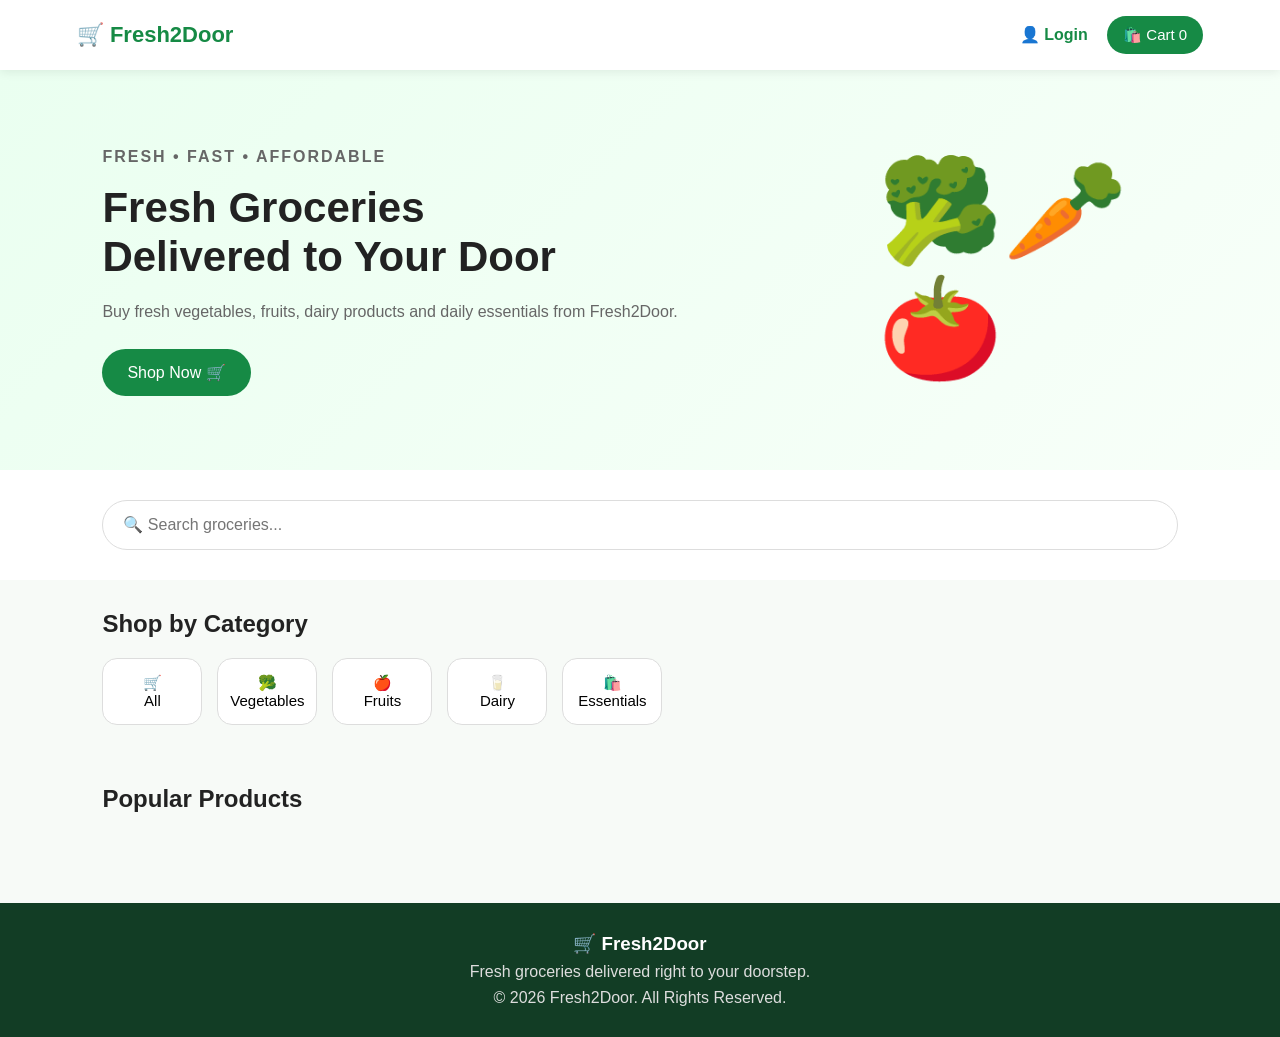
<file: Index.html>
<!DOCTYPE html>
<html lang="en">

<head>

    <meta charset="UTF-8">

    <meta name="viewport"
          content="width=device-width, initial-scale=1.0">

    <title>Fresh2Door - Online Grocery</title>

    <!-- Correct filename -->
    <link rel="stylesheet" href="Style.css">

</head>


<body>


    <!-- HEADER -->

    <header class="header">

        <div class="logo">
            🛒 <span>Fresh2Door</span>
        </div>


        <div class="header-buttons" id="accountArea">

            <!-- Login / User name will appear here -->

            <a href="Login.html" class="login-btn">
                👤 Login
            </a>

            <button
                class="cart-btn"
                onclick="openCart()">

                🛍️ Cart
                <span id="cartCount">0</span>

            </button>

        </div>

    </header>



    <!-- HERO SECTION -->

    <section class="hero">

        <div class="hero-text">

            <p class="small-title">
                FRESH • FAST • AFFORDABLE
            </p>


            <h1>
                Fresh Groceries<br>
                Delivered to Your Door
            </h1>


            <p>
                Buy fresh vegetables, fruits, dairy products
                and daily essentials from Fresh2Door.
            </p>


            <button
                onclick="scrollToProducts()"
                class="shop-btn">

                Shop Now 🛒

            </button>

        </div>


        <div class="hero-image">
            🥦🥕🍅
        </div>

    </section>



    <!-- SEARCH -->

    <section class="search-section">

        <input
            type="text"
            id="searchBox"
            placeholder="🔍 Search groceries..."
            onkeyup="searchProducts()"
        >

    </section>



    <!-- CATEGORIES -->

    <section class="categories">

        <h2>
            Shop by Category
        </h2>


        <div class="category-container">


            <button
                onclick="filterCategory('All')">

                🛒<br>
                All

            </button>


            <button
                onclick="filterCategory('Vegetables')">

                🥦<br>
                Vegetables

            </button>


            <button
                onclick="filterCategory('Fruits')">

                🍎<br>
                Fruits

            </button>


            <button
                onclick="filterCategory('Dairy')">

                🥛<br>
                Dairy

            </button>


            <button
                onclick="filterCategory('Essentials')">

                🛍️<br>
                Essentials

            </button>


        </div>

    </section>



    <!-- PRODUCTS -->

    <section
        class="products-section"
        id="products">


        <div class="section-heading">

            <h2>
                Popular Products
            </h2>

            <span id="productCount"></span>

        </div>


        <div
            id="productsContainer"
            class="products-container">

        </div>


    </section>



    <!-- CART -->

    <div
        id="cartModal"
        class="cart-modal">


        <div class="cart-box">


            <div class="cart-header">

                <h2>
                    Your Cart 🛒
                </h2>


                <button
                    onclick="closeCart()">

                    ✕

                </button>

            </div>


            <div id="cartItems"></div>


            <div class="cart-total">

                <strong>
                    Total:
                </strong>

                ₹<span id="cartTotal">
                    0
                </span>

            </div>


            <!-- Login protected checkout -->

            <button
                class="checkout-btn"
                onclick="goToCheckout()">

                Proceed to Checkout

            </button>


        </div>

    </div>



    <!-- FOOTER -->

    <footer>

        <h3>
            🛒 Fresh2Door
        </h3>


        <p>
            Fresh groceries delivered right to your doorstep.
        </p>


        <p>
            © 2026 Fresh2Door. All Rights Reserved.
        </p>

    </footer>



    <!-- Main JavaScript -->

    <script src="Script.js"></script>



    <!-- Login Status -->

    <script>

        document.addEventListener(
            "DOMContentLoaded",
            function () {

                const accountArea =
                    document.getElementById(
                        "accountArea"
                    );


                const loggedIn =
                    localStorage.getItem(
                        "fresh2doorLoggedIn"
                    ) === "true";


                const user =
                    JSON.parse(
                        localStorage.getItem(
                            "fresh2doorCurrentUser"
                        )
                    );


                if (
                    loggedIn &&
                    user
                ) {

                    accountArea.innerHTML = `

                        <span
                            style="
                                color:#168a45;
                                font-weight:bold;
                                margin-right:10px;
                                font-size:16px;
                            "
                        >
                            👤 ${user.name}
                        </span>


                        <button
                            onclick="logoutUser()"
                            style="
                                background:#168a45;
                                color:white;
                                border:none;
                                padding:10px 15px;
                                border-radius:20px;
                                font-weight:bold;
                                cursor:pointer;
                                margin-right:8px;
                            "
                        >
                            Logout
                        </button>


                        <button
                            class="cart-btn"
                            onclick="openCart()"
                        >
                            🛍️ Cart
                            <span id="cartCount">0</span>
                        </button>

                    `;

                }

            }

        );

    </script>


</body>

</html>
</file>
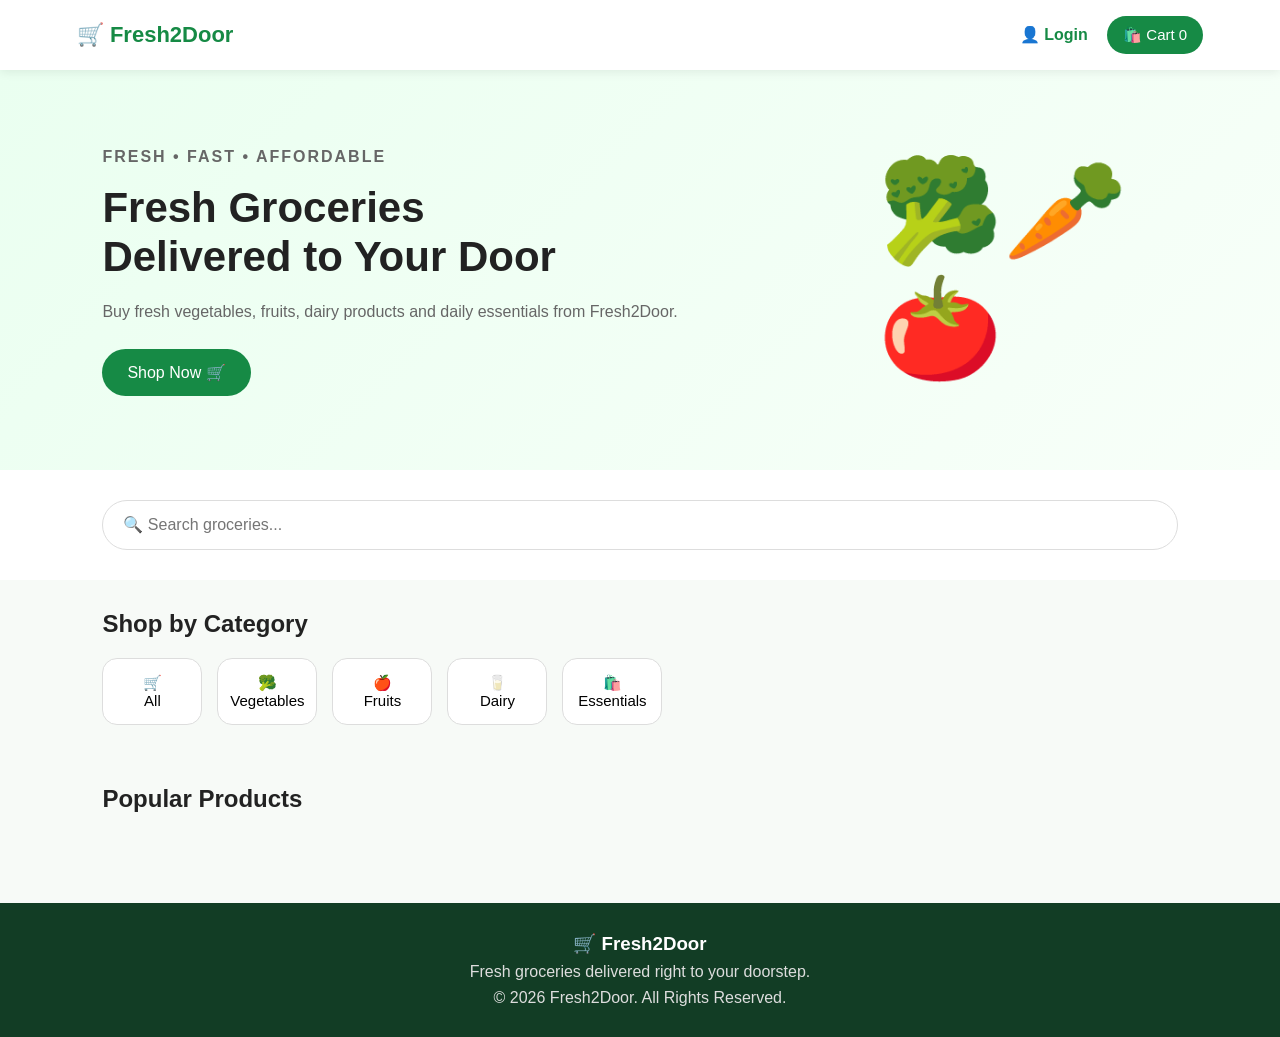
<file: index.html>
<!DOCTYPE html>
<html lang="en">

<head>

    <meta charset="UTF-8">

    <meta name="viewport"
          content="width=device-width, initial-scale=1.0">

    <title>Fresh2Door - Online Grocery</title>

    <!-- Correct filename -->
    <link rel="stylesheet" href="Style.css">

</head>


<body>


    <!-- HEADER -->

    <header class="header">

        <div class="logo">
            🛒 <span>Fresh2Door</span>
        </div>


        <div class="header-buttons" id="accountArea">

            <!-- Login / User name will appear here -->

            <a href="Login.html" class="login-btn">
                👤 Login
            </a>

            <button
                class="cart-btn"
                onclick="openCart()">

                🛍️ Cart
                <span id="cartCount">0</span>

            </button>

        </div>

    </header>



    <!-- HERO SECTION -->

    <section class="hero">

        <div class="hero-text">

            <p class="small-title">
                FRESH • FAST • AFFORDABLE
            </p>


            <h1>
                Fresh Groceries<br>
                Delivered to Your Door
            </h1>


            <p>
                Buy fresh vegetables, fruits, dairy products
                and daily essentials from Fresh2Door.
            </p>


            <button
                onclick="scrollToProducts()"
                class="shop-btn">

                Shop Now 🛒

            </button>

        </div>


        <div class="hero-image">
            🥦🥕🍅
        </div>

    </section>



    <!-- SEARCH -->

    <section class="search-section">

        <input
            type="text"
            id="searchBox"
            placeholder="🔍 Search groceries..."
            onkeyup="searchProducts()"
        >

    </section>



    <!-- CATEGORIES -->

    <section class="categories">

        <h2>
            Shop by Category
        </h2>


        <div class="category-container">


            <button
                onclick="filterCategory('All')">

                🛒<br>
                All

            </button>


            <button
                onclick="filterCategory('Vegetables')">

                🥦<br>
                Vegetables

            </button>


            <button
                onclick="filterCategory('Fruits')">

                🍎<br>
                Fruits

            </button>


            <button
                onclick="filterCategory('Dairy')">

                🥛<br>
                Dairy

            </button>


            <button
                onclick="filterCategory('Essentials')">

                🛍️<br>
                Essentials

            </button>


        </div>

    </section>



    <!-- PRODUCTS -->

    <section
        class="products-section"
        id="products">


        <div class="section-heading">

            <h2>
                Popular Products
            </h2>

            <span id="productCount"></span>

        </div>


        <div
            id="productsContainer"
            class="products-container">

        </div>


    </section>



    <!-- CART -->

    <div
        id="cartModal"
        class="cart-modal">


        <div class="cart-box">


            <div class="cart-header">

                <h2>
                    Your Cart 🛒
                </h2>


                <button
                    onclick="closeCart()">

                    ✕

                </button>

            </div>


            <div id="cartItems"></div>


            <div class="cart-total">

                <strong>
                    Total:
                </strong>

                ₹<span id="cartTotal">
                    0
                </span>

            </div>


            <!-- Login protected checkout -->

            <button
                class="checkout-btn"
                onclick="goToCheckout()">

                Proceed to Checkout

            </button>


        </div>

    </div>



    <!-- FOOTER -->

    <footer>

        <h3>
            🛒 Fresh2Door
        </h3>


        <p>
            Fresh groceries delivered right to your doorstep.
        </p>


        <p>
            © 2026 Fresh2Door. All Rights Reserved.
        </p>

    </footer>



    <!-- Main JavaScript -->

    <script src="Script.js"></script>



    <!-- Login Status -->

    <script>

        document.addEventListener(
            "DOMContentLoaded",
            function () {

                const accountArea =
                    document.getElementById(
                        "accountArea"
                    );


                const loggedIn =
                    localStorage.getItem(
                        "fresh2doorLoggedIn"
                    ) === "true";


                const user =
                    JSON.parse(
                        localStorage.getItem(
                            "fresh2doorCurrentUser"
                        )
                    );


                if (
                    loggedIn &&
                    user
                ) {

                    accountArea.innerHTML = `

                        <span
                            style="
                                color:#168a45;
                                font-weight:bold;
                                margin-right:10px;
                                font-size:16px;
                            "
                        >
                            👤 ${user.name}
                        </span>


                        <button
                            onclick="logoutUser()"
                            style="
                                background:#168a45;
                                color:white;
                                border:none;
                                padding:10px 15px;
                                border-radius:20px;
                                font-weight:bold;
                                cursor:pointer;
                                margin-right:8px;
                            "
                        >
                            Logout
                        </button>


                        <button
                            class="cart-btn"
                            onclick="openCart()"
                        >
                            🛍️ Cart
                            <span id="cartCount">0</span>
                        </button>

                    `;

                }

            }

        );

    </script>


</body>

</html>
</file>
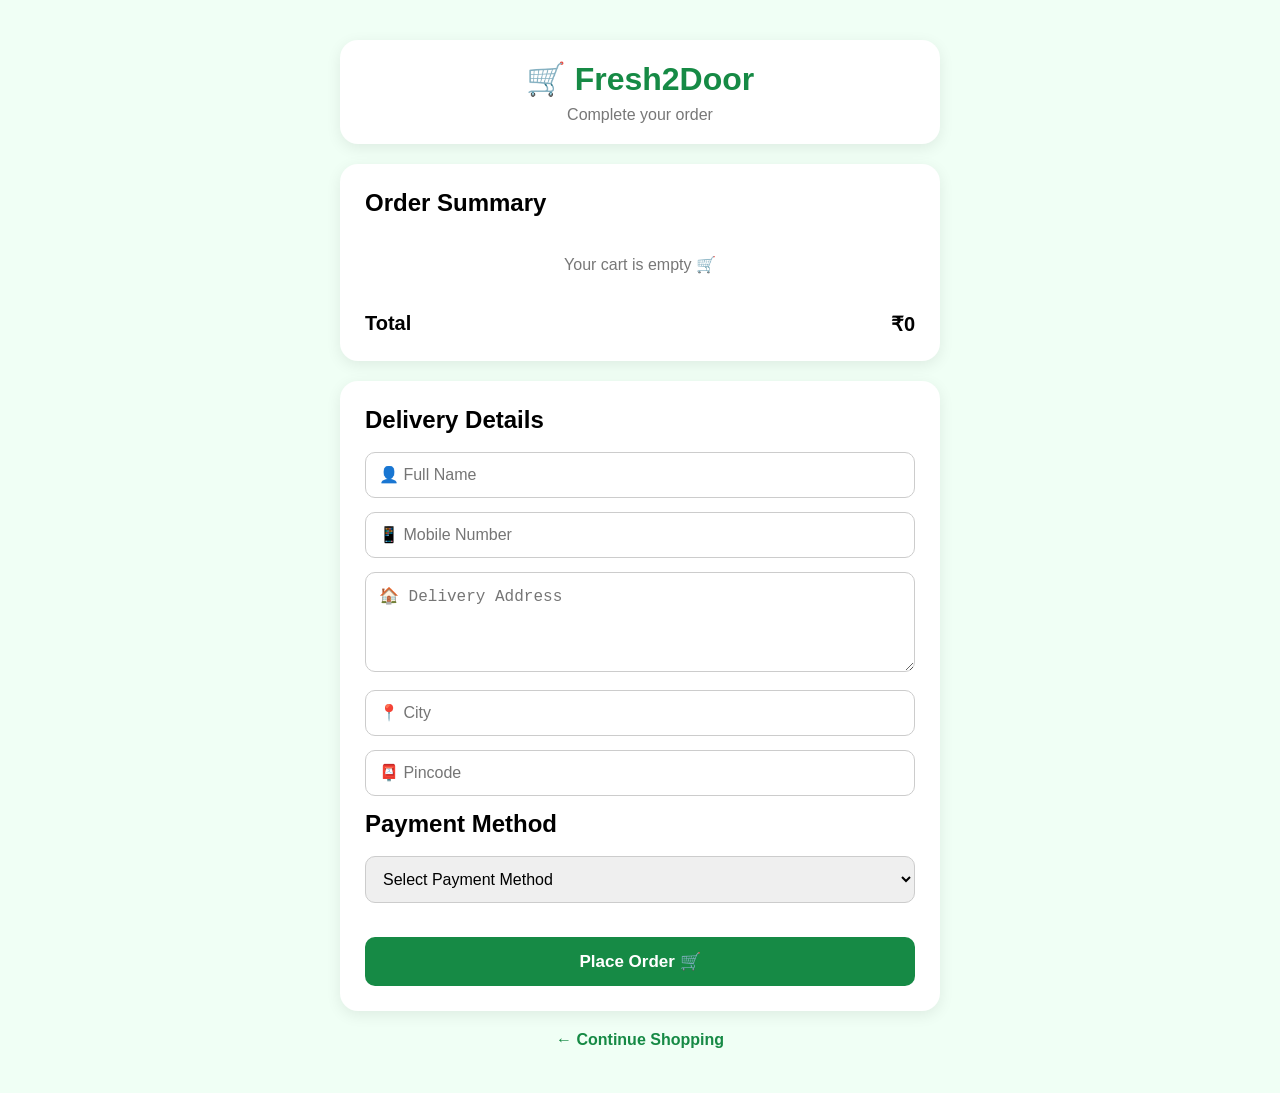
<file: Checkout.html>
<!DOCTYPE html>
<html lang="en">

<head>
    <meta charset="UTF-8">
    <meta name="viewport" content="width=device-width, initial-scale=1.0">

    <title>Fresh2Door Checkout</title>

    <style>

        * {
            box-sizing: border-box;
            margin: 0;
            padding: 0;
        }

        body {
            font-family: Arial, sans-serif;
            background: #f0fff5;
            padding: 20px;
        }

        .checkout-container {
            max-width: 600px;
            margin: 20px auto;
        }

        .checkout-header {
            background: white;
            padding: 20px;
            border-radius: 18px;
            text-align: center;
            box-shadow: 0 4px 15px rgba(0,0,0,0.08);
        }

        .checkout-header h1 {
            color: #168a45;
            margin-bottom: 8px;
        }

        .checkout-header p {
            color: #777;
        }

        .checkout-card {
            background: white;
            margin-top: 20px;
            padding: 25px;
            border-radius: 18px;
            box-shadow: 0 4px 15px rgba(0,0,0,0.08);
        }

        .checkout-card h2 {
            margin-bottom: 18px;
        }

        .input-box {
            width: 100%;
            padding: 13px;
            margin-bottom: 14px;

            border: 1px solid #ccc;
            border-radius: 10px;

            font-size: 16px;
            outline: none;
        }

        .input-box:focus {
            border-color: #168a45;
        }

        .order-item {
            display: flex;
            justify-content: space-between;
            padding: 12px 0;
            border-bottom: 1px solid #eee;
        }

        .total {
            display: flex;
            justify-content: space-between;
            margin-top: 18px;
            font-size: 20px;
            font-weight: bold;
        }

        .place-order {
            width: 100%;
            padding: 14px;
            margin-top: 20px;

            background: #168a45;
            color: white;

            border: none;
            border-radius: 10px;

            font-size: 17px;
            font-weight: bold;
        }

        .home-link {
            display: block;
            text-align: center;
            margin-top: 20px;

            color: #168a45;
            text-decoration: none;
            font-weight: bold;
        }

        .empty-cart {
            text-align: center;
            padding: 20px;
            color: #777;
        }

    </style>

</head>


<body>

    <div class="checkout-container">

        <div class="checkout-header">

            <h1>🛒 Fresh2Door</h1>

            <p>Complete your order</p>

        </div>


        <!-- ORDER SUMMARY -->

        <div class="checkout-card">

            <h2>Order Summary</h2>

            <div id="orderItems"></div>

            <div class="total">

                <span>Total</span>

                <span>
                    ₹<span id="orderTotal">0</span>
                </span>

            </div>

        </div>


        <!-- DELIVERY DETAILS -->

        <div class="checkout-card">

            <h2>Delivery Details</h2>

            <form onsubmit="placeOrder(event)">

                <input
                    type="text"
                    id="customerName"
                    class="input-box"
                    placeholder="👤 Full Name"
                    required
                >

                <input
                    type="tel"
                    id="customerMobile"
                    class="input-box"
                    placeholder="📱 Mobile Number"
                    pattern="[0-9]{10}"
                    maxlength="10"
                    required
                >

                <textarea
                    id="address"
                    class="input-box"
                    rows="4"
                    placeholder="🏠 Delivery Address"
                    required
                ></textarea>

                <input
                    type="text"
                    id="city"
                    class="input-box"
                    placeholder="📍 City"
                    required
                >

                <input
                    type="text"
                    id="pincode"
                    class="input-box"
                    placeholder="📮 Pincode"
                    pattern="[0-9]{6}"
                    maxlength="6"
                    required
                >

                <h2>Payment Method</h2>

                <select
                    id="payment"
                    class="input-box"
                    required
                >

                    <option value="">
                        Select Payment Method
                    </option>

                    <option value="Cash on Delivery">
                        Cash on Delivery
                    </option>

                    <option value="UPI">
                        UPI
                    </option>

                    <option value="Card">
                        Debit / Credit Card
                    </option>

                </select>


                <button
                    type="submit"
                    class="place-order">

                    Place Order 🛒

                </button>

            </form>

        </div>


        <a href="Index.html" class="home-link">
            ← Continue Shopping
        </a>

    </div>


    <script>

        let cart =
            JSON.parse(localStorage.getItem("fresh2doorCart")) || [];


        function displayOrder() {

            const container =
                document.getElementById("orderItems");

            const totalElement =
                document.getElementById("orderTotal");

            container.innerHTML = "";

            let total = 0;


            if (cart.length === 0) {

                container.innerHTML =
                    '<div class="empty-cart">Your cart is empty 🛒</div>';

                totalElement.innerText = "0";

                return;
            }


            cart.forEach(item => {

                const itemTotal =
                    item.price * item.quantity;

                total += itemTotal;


                const div =
                    document.createElement("div");

                div.className = "order-item";

                div.innerHTML = `
                    <span>
                        ${item.emoji || "🛒"}
                        ${item.name}
                        × ${item.quantity}
                    </span>

                    <strong>
                        ₹${itemTotal}
                    </strong>
                `;

                container.appendChild(div);

            });


            totalElement.innerText = total;

        }


        function placeOrder(event) {

            event.preventDefault();


            if (cart.length === 0) {

                alert("Your cart is empty.");

                return;
            }


            const name =
                document.getElementById("customerName").value;


            alert(
                "Thank you " +
                name +
                "! Your Fresh2Door order has been placed successfully 🎉"
            );


            localStorage.removeItem("fresh2doorCart");

            window.location.href = "Index.html";

        }


        displayOrder();

    </script>

</body>

</html>
</file>
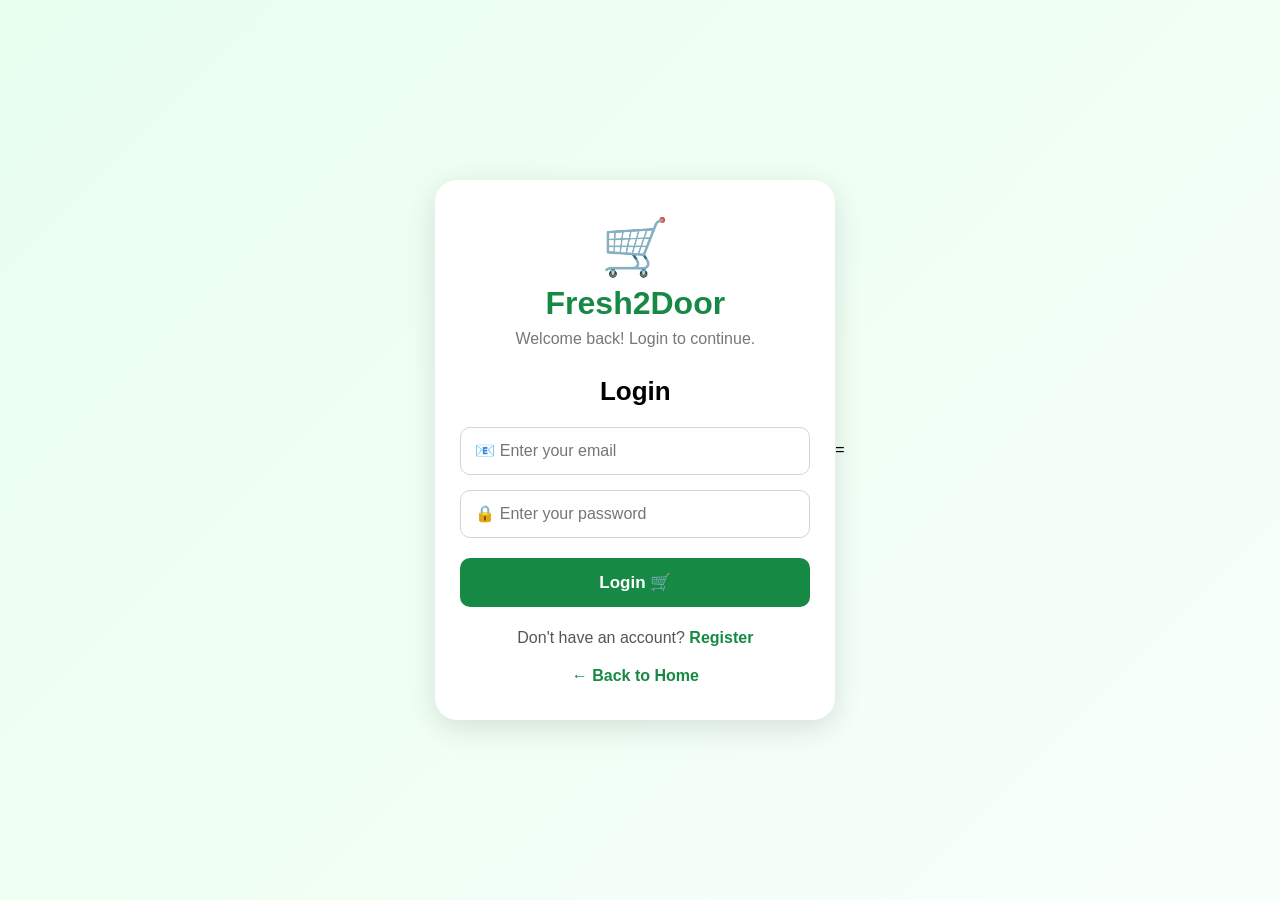
<file: Login.html>
<!DOCTYPE html>
<html lang="en">

<head>

    <meta charset="UTF-8">

    <meta name="viewport"
          content="width=device-width, initial-scale=1.0">

    <title>Fresh2Door Login</title>

    <style>

        * {
            box-sizing: border-box;
            margin: 0;
            padding: 0;
        }

        body {
            font-family: Arial, sans-serif;
            min-height: 100vh;

            background: linear-gradient(
                135deg,
                #e8fff0,
                #f8fff9
            );

            display: flex;
            justify-content: center;
            align-items: center;

            padding: 20px;
        }

        .login-card {
            width: 100%;
            max-width: 400px;

            background: white;

            padding: 35px 25px;

            border-radius: 22px;

            box-shadow:
                0 8px 30px rgba(0,0,0,0.12);

            text-align: center;
        }

        .logo {
            font-size: 55px;
            margin-bottom: 5px;
        }

        .brand {
            color: #168a45;
            font-size: 32px;
            font-weight: bold;

            margin-bottom: 8px;
        }

        .welcome {
            color: #777;
            margin-bottom: 28px;
        }

        .login-title {
            font-size: 26px;
            margin-bottom: 20px;
        }

        .input-box {
            width: 100%;

            padding: 14px;

            margin-bottom: 15px;

            border: 1px solid #d5d5d5;

            border-radius: 10px;

            font-size: 16px;

            outline: none;
        }

        .input-box:focus {
            border-color: #168a45;
        }

        .login-button {
            width: 100%;

            padding: 14px;

            margin-top: 5px;

            background: #168a45;

            color: white;

            border: none;

            border-radius: 10px;

            font-size: 17px;

            font-weight: bold;
        }

        .login-button:active {
            transform: scale(0.98);
        }

        .message {
            margin-top: 15px;
            font-size: 14px;
            font-weight: bold;
        }

        .register-text {
            margin-top: 22px;

            color: #555;
        }

        .register-text a {
            color: #168a45;

            font-weight: bold;

            text-decoration: none;
        }

        .home-link {
            display: inline-block;

            margin-top: 20px;

            color: #168a45;

            text-decoration: none;

            font-weight: bold;
        }

    </style>

</head>


<body>

    <div class="login-card">

        <div class="logo">
            🛒
        </div>

        <div class="brand">
            Fresh2Door
        </div>

        <p class="welcome">
            Welcome back! Login to continue.
        </p>


        <h2 class="login-title">
            Login
        </h2>


        <form id="loginForm">

            <input
                type="email"
                id="loginEmail"
                class="input-box"
                placeholder="📧 Enter your email"
                required
            >


            <input
                type="password"
                id="loginPassword"
                class="input-box"
                placeholder="🔒 Enter your password"
                required
            >


            <button
                type="submit"
                class="login-button">

                Login 🛒

            </button>

            <p id="loginMessage" class="message"></p>

        </form>


        <p class="register-text">

            Don't have an account?

            <a href="Register.html">
                Register
            </a>

        </p>


        <a
            href="index.html"
            class="home-link">

            ← Back to Home

        </a>

    </div>


    <!-- Main JavaScript -->
    <script src="Script.js"></script>

</body>

</html>=
</file>
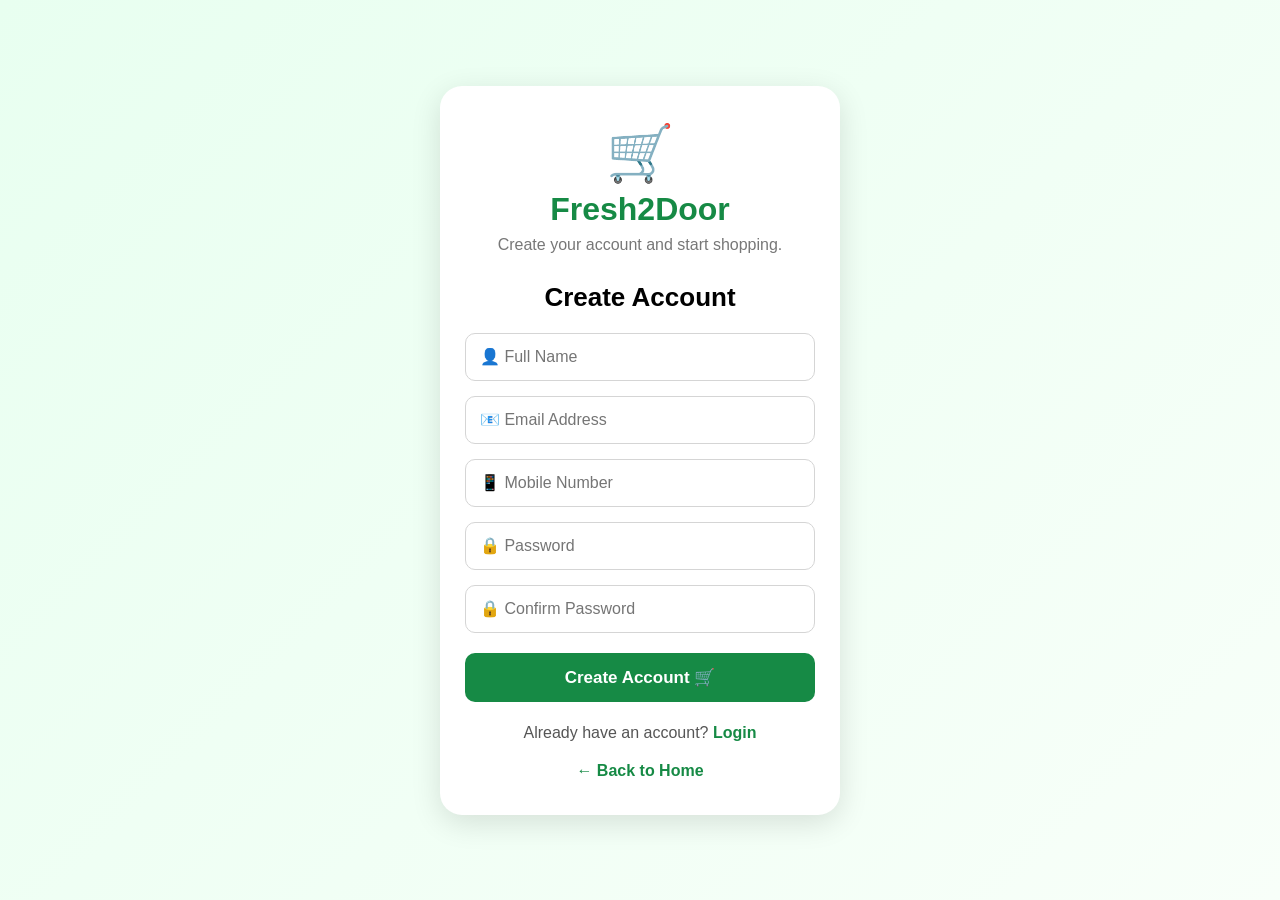
<file: Register.html>
<!DOCTYPE html>
<html lang="en">

<head>

    <meta charset="UTF-8">

    <meta name="viewport"
          content="width=device-width, initial-scale=1.0">

    <title>Fresh2Door Register</title>

    <style>

        * {
            box-sizing: border-box;
            margin: 0;
            padding: 0;
        }

        body {
            font-family: Arial, sans-serif;
            min-height: 100vh;

            background: linear-gradient(
                135deg,
                #e8fff0,
                #f8fff9
            );

            display: flex;
            justify-content: center;
            align-items: center;

            padding: 20px;
        }

        .register-card {
            width: 100%;
            max-width: 400px;

            background: white;

            padding: 35px 25px;

            border-radius: 22px;

            box-shadow:
                0 8px 30px rgba(0,0,0,0.12);

            text-align: center;
        }

        .logo {
            font-size: 55px;
            margin-bottom: 5px;
        }

        .brand {
            color: #168a45;
            font-size: 32px;
            font-weight: bold;
            margin-bottom: 8px;
        }

        .welcome {
            color: #777;
            margin-bottom: 28px;
        }

        .register-title {
            font-size: 26px;
            margin-bottom: 20px;
        }

        .input-box {
            width: 100%;
            padding: 14px;
            margin-bottom: 15px;

            border: 1px solid #d5d5d5;
            border-radius: 10px;

            font-size: 16px;
            outline: none;
        }

        .input-box:focus {
            border-color: #168a45;
        }

        .register-button {
            width: 100%;
            padding: 14px;
            margin-top: 5px;

            background: #168a45;
            color: white;

            border: none;
            border-radius: 10px;

            font-size: 17px;
            font-weight: bold;
        }

        .message {
            margin-top: 15px;
            font-size: 14px;
            font-weight: bold;
        }

        .login-text {
            margin-top: 22px;
            color: #555;
        }

        .login-text a {
            color: #168a45;
            font-weight: bold;
            text-decoration: none;
        }

        .home-link {
            display: inline-block;
            margin-top: 20px;

            color: #168a45;
            text-decoration: none;
            font-weight: bold;
        }

    </style>

</head>


<body>

    <div class="register-card">

        <div class="logo">
            🛒
        </div>

        <div class="brand">
            Fresh2Door
        </div>

        <p class="welcome">
            Create your account and start shopping.
        </p>

        <h2 class="register-title">
            Create Account
        </h2>


        <form id="registerForm">

            <input
                type="text"
                id="registerName"
                class="input-box"
                placeholder="👤 Full Name"
                required
            >

            <input
                type="email"
                id="registerEmail"
                class="input-box"
                placeholder="📧 Email Address"
                required
            >

            <input
                type="tel"
                id="registerMobile"
                class="input-box"
                placeholder="📱 Mobile Number"
                required
            >

            <input
                type="password"
                id="registerPassword"
                class="input-box"
                placeholder="🔒 Password"
                required
            >

            <input
                type="password"
                id="confirmPassword"
                class="input-box"
                placeholder="🔒 Confirm Password"
                required
            >

            <button
                type="submit"
                class="register-button">

                Create Account 🛒

            </button>

            <p id="registerMessage" class="message"></p>

        </form>


        <p class="login-text">

            Already have an account?

            <a href="Login.html">
                Login
            </a>

        </p>


        <a
            href="Index.html"
            class="home-link">

            ← Back to Home

        </a>

    </div>


    <!-- Main JavaScript -->
    <script src="Script.js"></script>

</body>

</html>
</file>
<file: Style.css>
* {
    margin: 0;
    padding: 0;
    box-sizing: border-box;
}

body {
    font-family: Arial, sans-serif;
    background: #f7faf7;
    color: #222;
}


/* HEADER */

.header {
    height: 70px;
    background: white;
    display: flex;
    align-items: center;
    justify-content: space-between;
    padding: 0 6%;
    box-shadow: 0 2px 10px rgba(0,0,0,0.08);

    position: sticky;
    top: 0;
    z-index: 100;
}

.logo {
    font-size: 22px;
    font-weight: bold;
    color: #168a45;
}

.cart-btn {
    border: none;
    background: #168a45;
    color: white;
    padding: 10px 16px;
    border-radius: 25px;
    font-size: 15px;
}


/* HERO */

.hero {
    min-height: 400px;
    padding: 50px 8%;

    display: flex;
    align-items: center;
    justify-content: space-between;

    background: linear-gradient(
        135deg,
        #eafff0,
        #f8fff9
    );
}

.hero-text {
    max-width: 600px;
}

.small-title {
    color: #168a45;
    font-weight: bold;
    letter-spacing: 2px;
    margin-bottom: 15px;
}

.hero h1 {
    font-size: 42px;
    line-height: 1.15;
    margin-bottom: 18px;
}

.hero p {
    color: #666;
    line-height: 1.6;
}

.hero-image {
    font-size: 100px;
    max-width: 300px;
}

.shop-btn {
    margin-top: 25px;
    padding: 14px 25px;
    background: #168a45;
    color: white;
    border: none;
    border-radius: 25px;
    font-size: 16px;
}


/* SEARCH */

.search-section {
    padding: 30px 8%;
    background: white;
}

#searchBox {
    width: 100%;
    padding: 15px 20px;
    border: 1px solid #ddd;
    border-radius: 30px;
    font-size: 16px;
    outline: none;
}


/* CATEGORIES */

.categories {
    padding: 30px 8%;
}

.categories h2,
.products-section h2 {
    margin-bottom: 20px;
}

.category-container {
    display: flex;
    gap: 15px;
    overflow-x: auto;
}

.category-container button {
    min-width: 100px;
    padding: 15px 10px;

    background: white;
    border: 1px solid #ddd;
    border-radius: 15px;

    font-size: 15px;
}


/* PRODUCTS */

.products-section {
    padding: 30px 8%;
}

.section-heading {
    display: flex;
    justify-content: space-between;
    align-items: center;
}

.products-container {
    display: grid;
    grid-template-columns:
        repeat(auto-fit, minmax(170px, 1fr));

    gap: 20px;
}


/* PRODUCT CARD */

.product-card {
    background: white;
    padding: 18px;
    border-radius: 18px;

    box-shadow: 0 3px 12px rgba(0,0,0,0.08);

    transition: 0.2s;
}

.product-card:hover {
    transform: translateY(-4px);
}

.product-image {
    height: 120px;

    display: flex;
    align-items: center;
    justify-content: center;

    font-size: 65px;
    background: #f3faf4;
    border-radius: 15px;

    margin-bottom: 15px;
}

.product-card h3 {
    font-size: 17px;
    margin-bottom: 5px;
}

.weight {
    color: #777;
    font-size: 13px;
}

.price {
    font-size: 18px;
    font-weight: bold;
    margin-top: 10px;
}

.add-btn {
    width: 100%;
    margin-top: 12px;

    padding: 10px;

    border: 1px solid #168a45;
    background: white;
    color: #168a45;

    border-radius: 10px;
    font-weight: bold;
}

.add-btn:hover {
    background: #168a45;
    color: white;
}


/* CART */

.cart-modal {
    display: none;

    position: fixed;
    inset: 0;

    background: rgba(0,0,0,0.5);

    z-index: 200;
}

.cart-box {
    background: white;

    width: 90%;
    max-width: 450px;

    margin: 50px auto;

    padding: 25px;

    border-radius: 20px;
}

.cart-header {
    display: flex;
    justify-content: space-between;
    margin-bottom: 20px;
}

.cart-header button {
    border: none;
    background: none;
    font-size: 22px;
}

.cart-item {
    display: flex;
    justify-content: space-between;
    align-items: center;

    padding: 12px 0;

    border-bottom: 1px solid #eee;
}

.quantity button {
    padding: 4px 8px;
    border: none;
    background: #eee;
    border-radius: 5px;
}

.cart-total {
    margin-top: 20px;
    font-size: 20px;
    text-align: right;
}

.checkout-btn {
    width: 100%;
    margin-top: 20px;

    padding: 13px;

    border: none;
    border-radius: 10px;

    background: #168a45;
    color: white;

    font-size: 16px;
}


/* FOOTER */

footer {
    margin-top: 40px;

    padding: 30px;

    text-align: center;

    background: #123d25;
    color: white;
}

footer p {
    margin-top: 8px;
    color: #ddd;
}


/* MOBILE */

@media (max-width: 600px) {

    .hero {
        flex-direction: column;
        text-align: center;
        padding: 40px 6%;
    }

    .hero h1 {
        font-size: 32px;
    }

    .hero-image {
        margin-top: 25px;
        font-size: 70px;
    }

    .products-container {
        grid-template-columns:
            repeat(2, 1fr);
        gap: 12px;
    }

    .product-card {
        padding: 12px;
    }

}
.login-btn {
    display: inline-block;
    text-decoration: none;
    color: #168a45;
    font-weight: bold;
    margin-right: 15px;
}
/* =========================
   LOGIN & REGISTER PAGE
   ========================= */

.auth-container {
    min-height: 100vh;
    display: flex;
    justify-content: center;
    align-items: center;
    padding: 30px 15px;
    background: linear-gradient(135deg, #eafff0, #f8fff9);
}

.auth-card {
    width: 100%;
    max-width: 400px;
    background: white;
    padding: 35px 30px;
    border-radius: 20px;
    box-shadow: 0 5px 25px rgba(0, 0, 0, 0.12);
    text-align: center;
}

.auth-logo {
    font-size: 55px;
}

.auth-card h1 {
    color: #168a45;
    margin: 5px 0;
    font-size: 30px;
}

.auth-subtitle {
    color: #777;
    margin-bottom: 25px;
}

.auth-card form {
    text-align: left;
}

.auth-card label {
    display: block;
    margin: 15px 0 7px;
    font-weight: bold;
}

.auth-card input {
    width: 100%;
    padding: 13px;
    border: 1px solid #ccc;
    border-radius: 10px;
    font-size: 16px;
    outline: none;
}

.auth-card input:focus {
    border-color: #168a45;
}

.auth-btn {
    width: 100%;
    margin-top: 25px;
    padding: 13px;

    background: #168a45;
    color: white;

    border: none;
    border-radius: 10px;

    font-size: 17px;
    font-weight: bold;
}

.auth-btn:active {
    transform: scale(0.98);
}

.auth-bottom {
    margin-top: 20px;
    color: #555;
}

.auth-bottom a {
    color: #168a45;
    font-weight: bold;
    text-decoration: none;
}

.home-link {
    display: inline-block;
    margin-top: 20px;
    color: #168a45;
    text-decoration: none;
    font-weight: bold;
}
</file>
